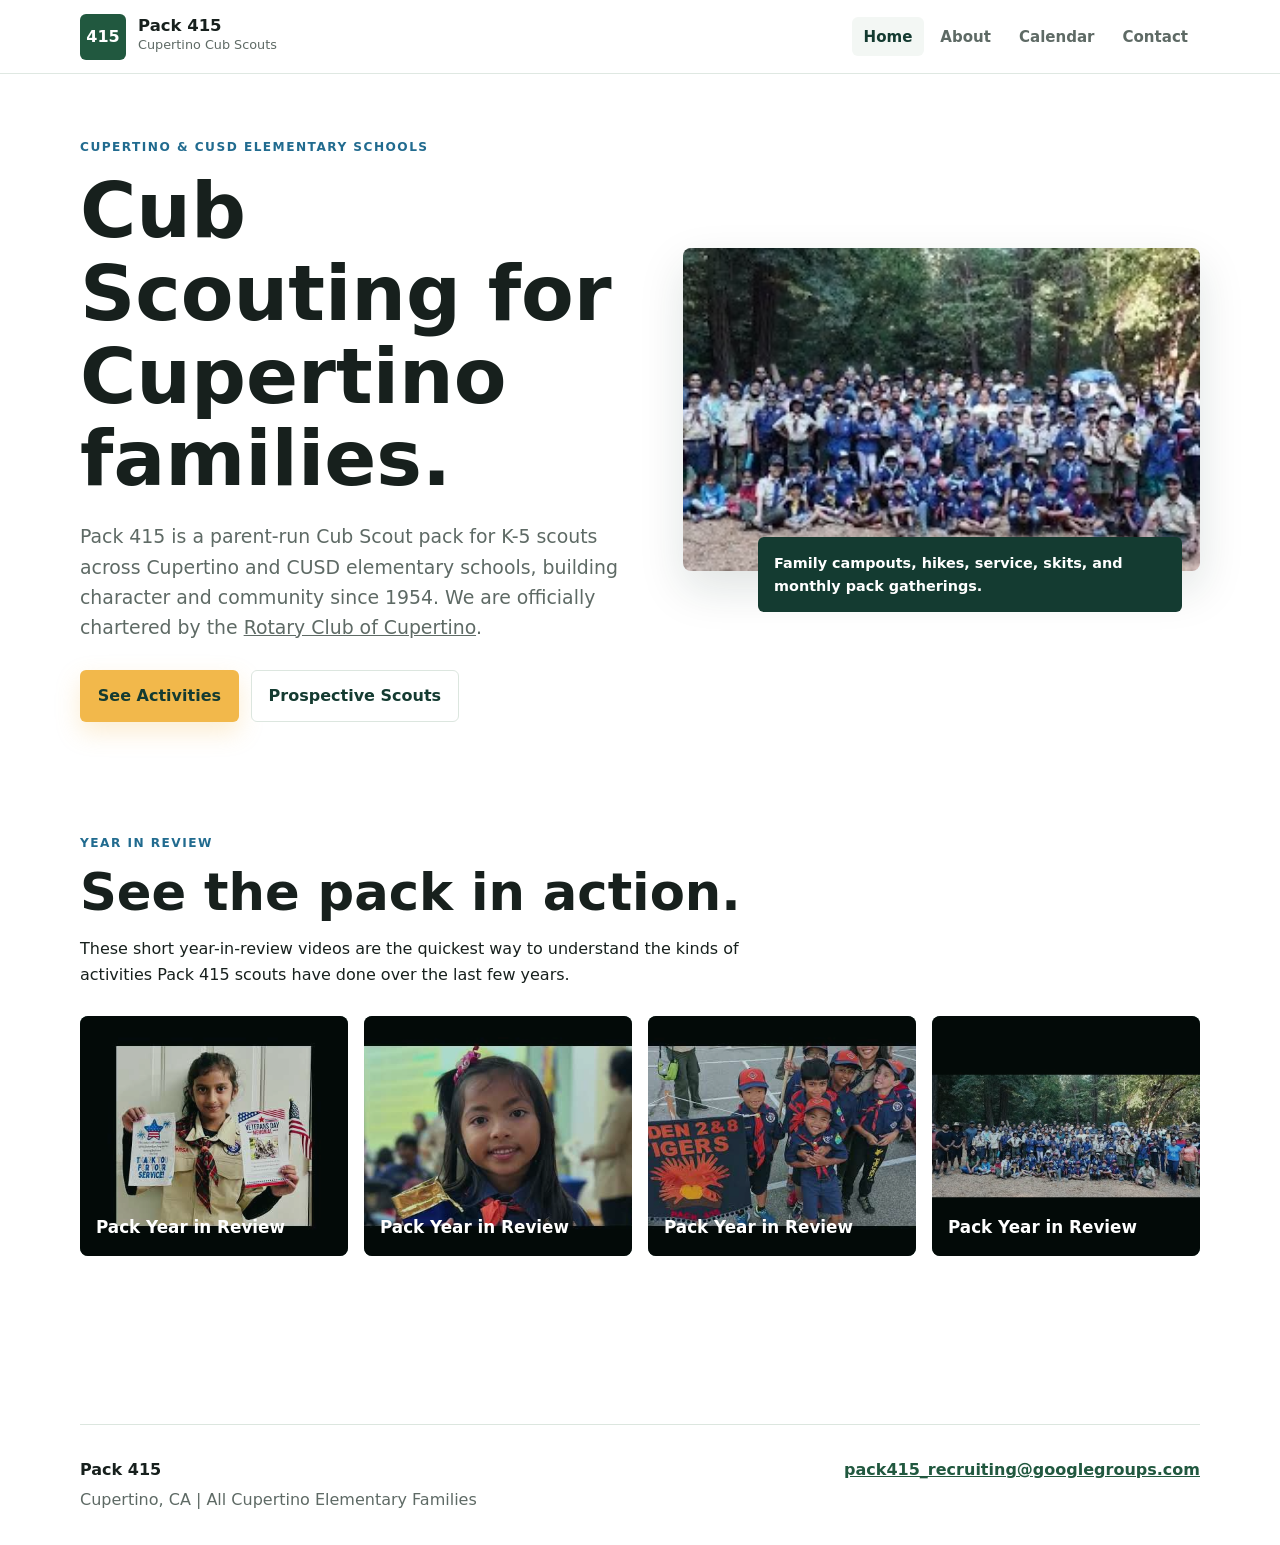
<file: index.html>
<!DOCTYPE html>
<html lang="en">
<head>
    <meta charset="UTF-8">
    <meta name="viewport" content="width=device-width, initial-scale=1.0">
    <meta name="description" content="Cub Scout Pack 415 serves boys and girls from Cupertino and CUSD elementary schools with year-round adventure, character building, and family-centered scouting.">
    <title>Cub Scout Pack 415 | Cupertino</title>
    <link rel="stylesheet" href="styles.css">
</head>
<body>
    <a class="skip-link" href="#main">Skip to content</a>

    <header class="site-header">
        <nav class="navbar" aria-label="Main navigation">
            <a class="brand" href="index.html">
                <span class="brand-mark">415</span>
                <span>
                    <strong>Pack 415</strong>
                    <small>Cupertino Cub Scouts</small>
                </span>
            </a>
            <ul class="nav-links">
                <li><a href="index.html" class="active">Home</a></li>
                <li><a href="about.html">About</a></li>
                <li><a href="calendar.html">Calendar</a></li>
                <li><a href="contact.html">Contact</a></li>
            </ul>
        </nav>
    </header>

    <main id="main">
        <section class="hero">
            <div class="hero-copy">
                <p class="eyebrow">Cupertino & CUSD elementary schools</p>
                <h1>Cub Scouting for Cupertino families.</h1>
                <p class="hero-text">Pack 415 is a parent-run Cub Scout pack for K-5 scouts across Cupertino and CUSD elementary schools, building character and community since 1954. We are officially chartered by the <a href="https://portal.clubrunner.ca/3794/sitepage/youth-services" target="_blank" rel="noopener">Rotary Club of Cupertino</a>.</p>
                <div class="button-row">
                    <a class="btn btn-primary" href="#videos">See Activities</a>
                    <a class="btn btn-secondary" href="about.html#prospective-scouts">Prospective Scouts</a>
                </div>
            </div>
            <figure class="hero-media">
                <img src="assets/pack415-camp.jpg" alt="Pack 415 scouts and families gathered outdoors in the woods">
                <figcaption>Family campouts, hikes, service, skits, and monthly pack gatherings.</figcaption>
            </figure>
        </section>

        <section class="section video-section" id="videos">
            <div class="section-heading">
                <p class="eyebrow">Year in review</p>
                <h2>See the pack in action.</h2>
                <p>These short year-in-review videos are the quickest way to understand the kinds of activities Pack 415 scouts have done over the last few years.</p>
            </div>
            <div class="media-grid video-grid">
                <a class="media-card" href="https://www.youtube.com/watch?v=eHtvsQ-8zVY" target="_blank" rel="noopener">
                    <img src="assets/scouting-video-1.jpg" alt="Year in review video preview for Pack 415 activities">
                    <span>Pack Year in Review</span>
                </a>
                <a class="media-card" href="https://www.youtube.com/watch?v=aHDKAiV0oz0" target="_blank" rel="noopener">
                    <img src="assets/scouting-video-2.jpg" alt="Year in review video preview showing Cub Scout activities">
                    <span>Pack Year in Review</span>
                </a>
                <a class="media-card" href="https://www.youtube.com/watch?v=9Er-yzkpZNc" target="_blank" rel="noopener">
                    <img src="assets/scouting-video-3.jpg" alt="Year in review video preview with young scouts at a den event">
                    <span>Pack Year in Review</span>
                </a>
                <a class="media-card" href="https://www.youtube.com/watch?v=WG6v8Pq6-Rc" target="_blank" rel="noopener">
                    <img src="assets/scouting-video-4.jpg" alt="Year in review video preview with Pack 415 scouts outdoors">
                    <span>Pack Year in Review</span>
                </a>
            </div>
        </section>

    </main>

    <footer class="site-footer">
        <div>
            <strong>Pack 415</strong>
            <p>Cupertino, CA | All Cupertino Elementary Families</p>
        </div>
        <a href="mailto:pack415_recruiting@googlegroups.com">pack415_recruiting@googlegroups.com</a>
    </footer>
</body>
</html>
</file>
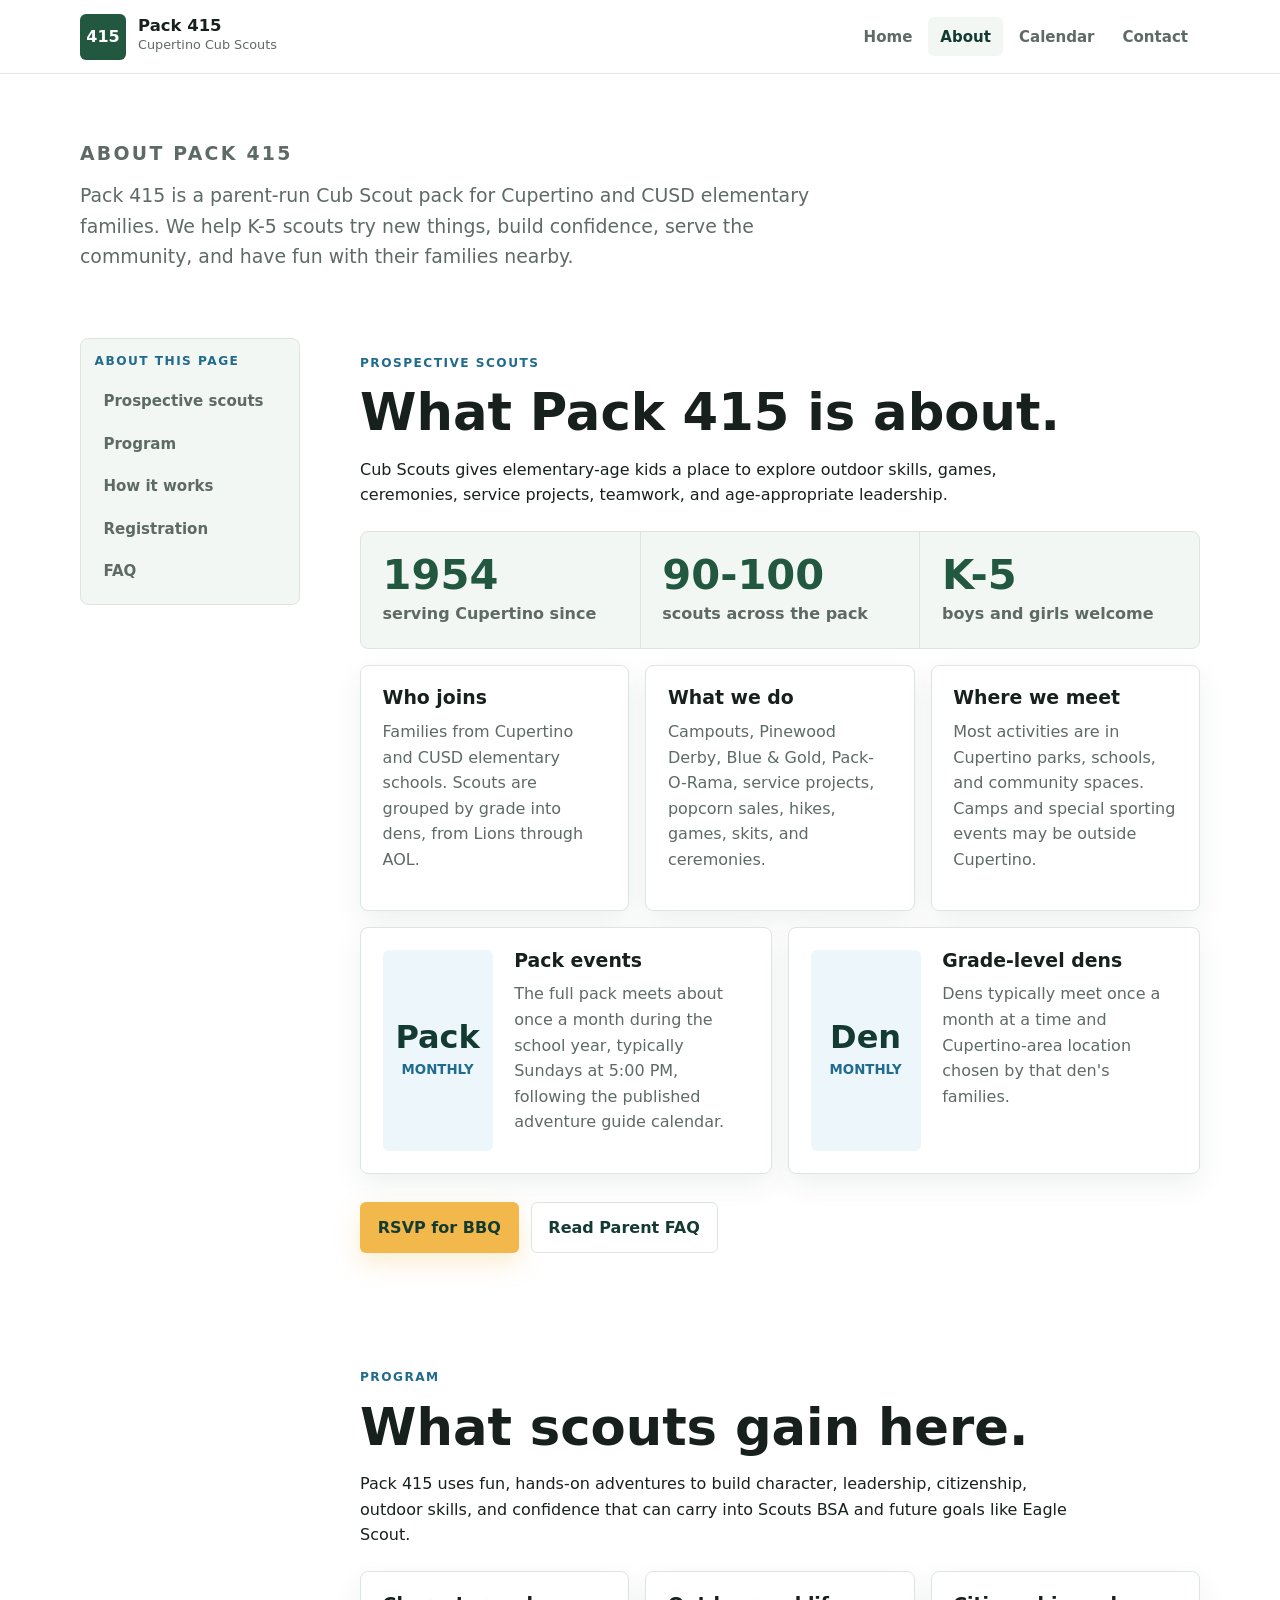
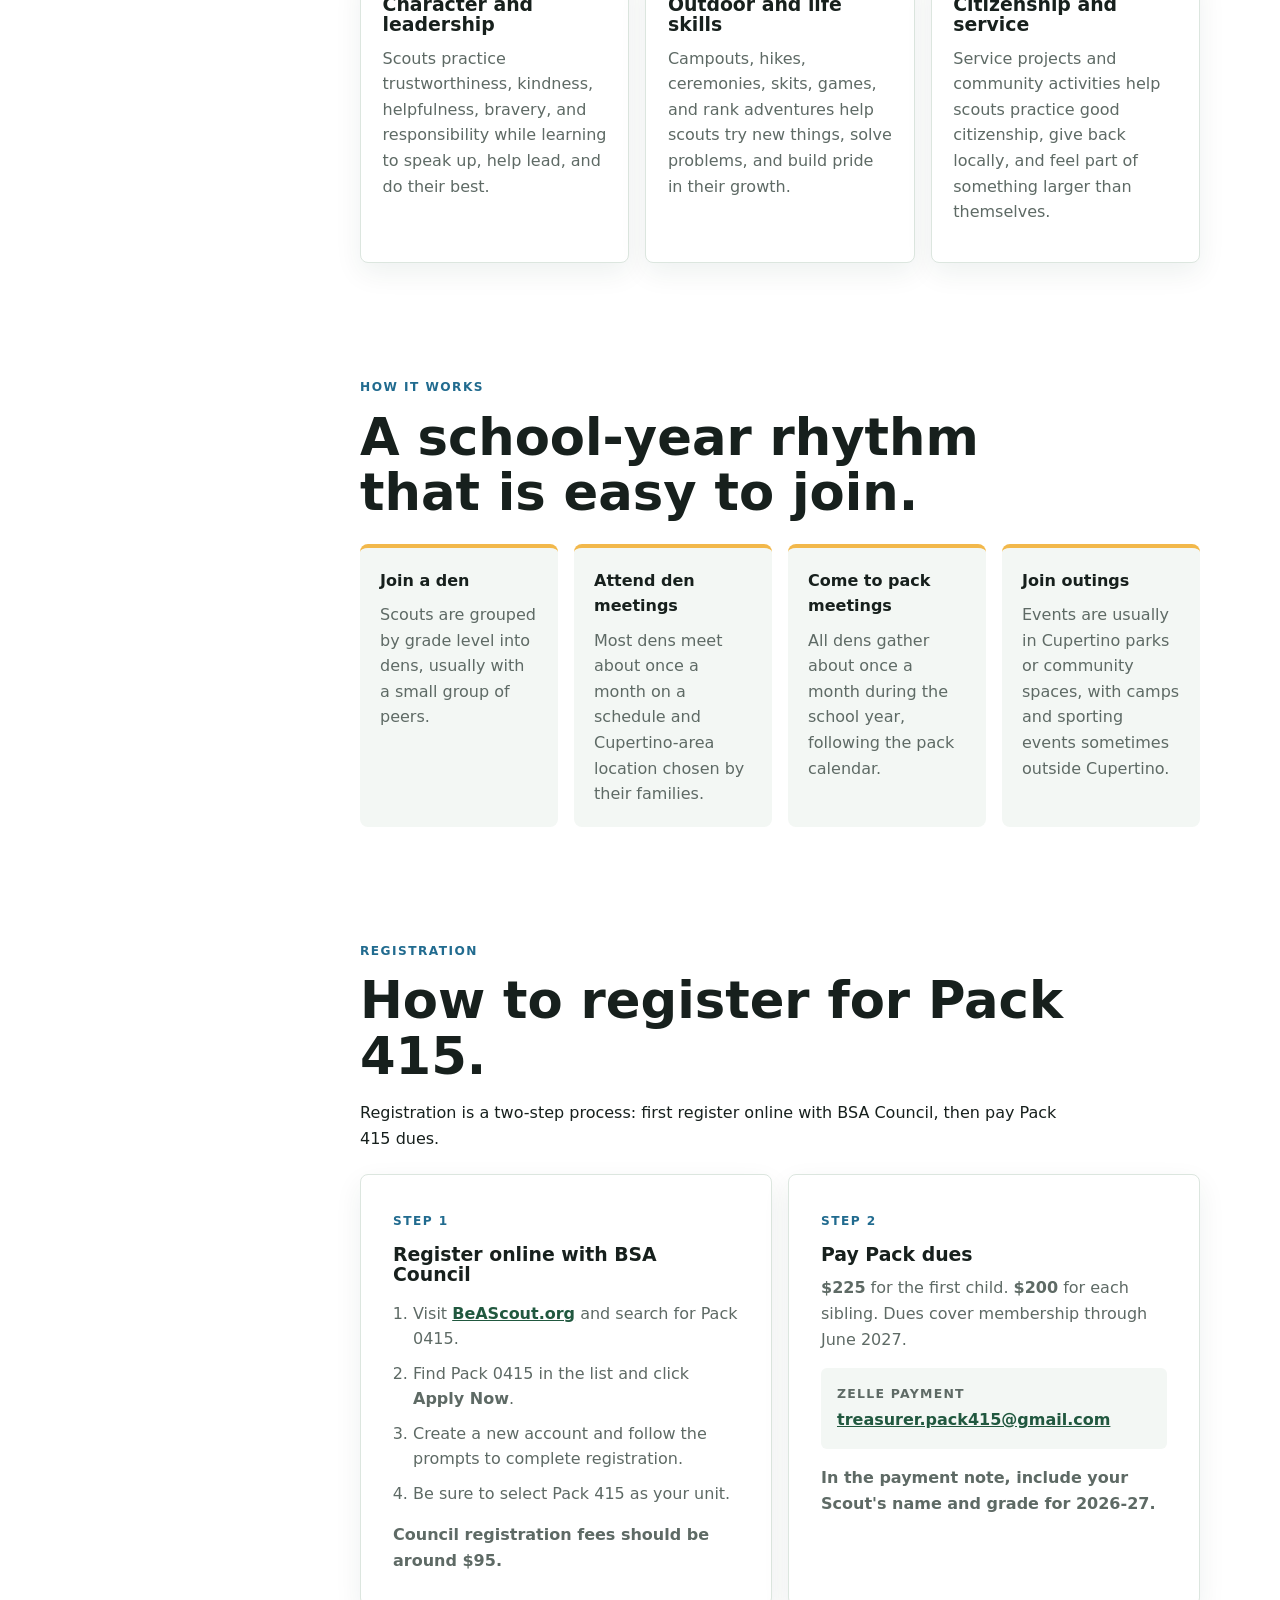
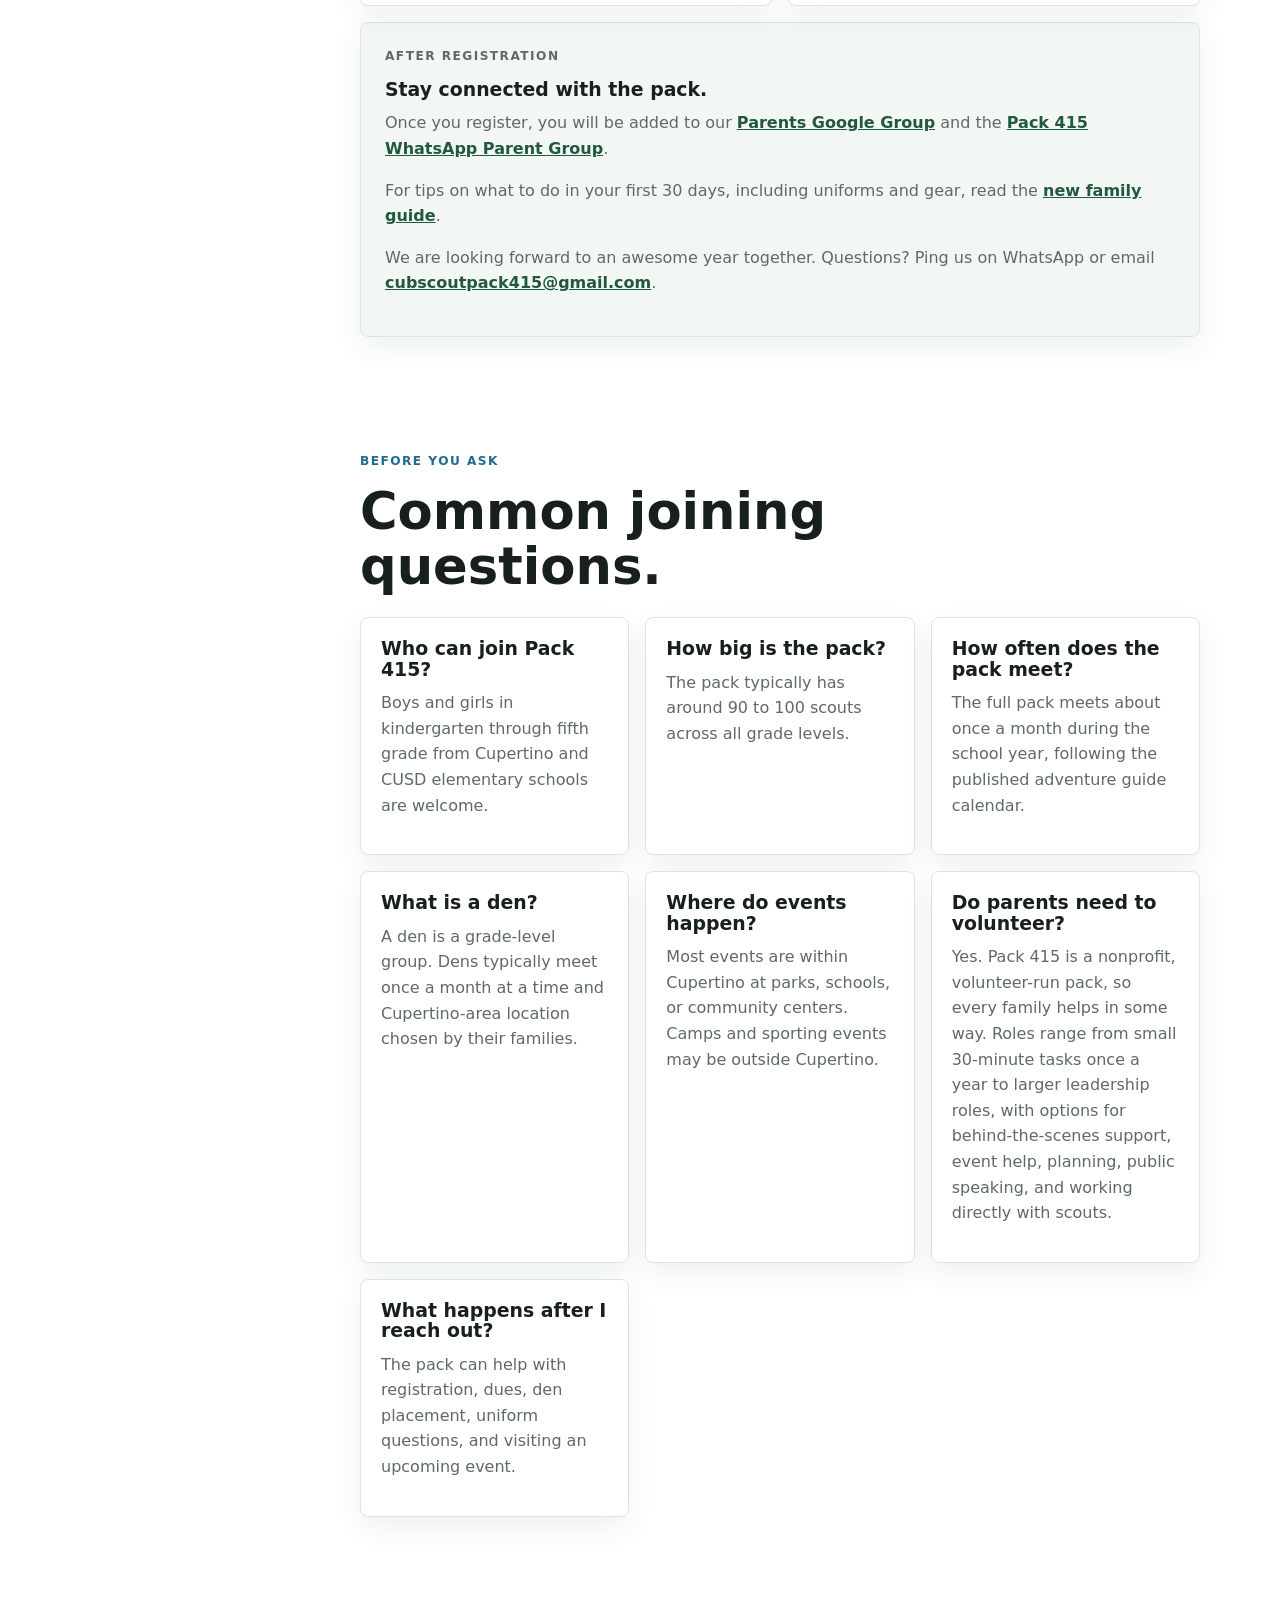
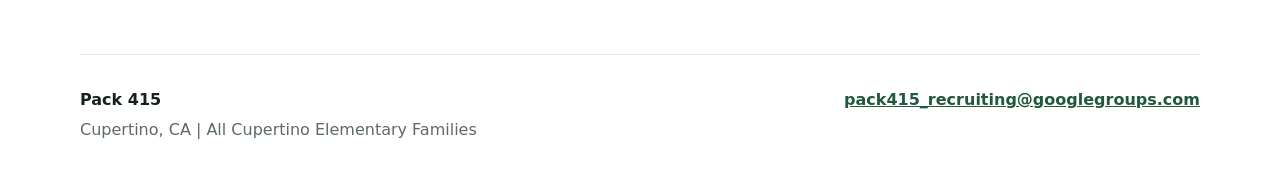
<file: about.html>
<!DOCTYPE html>
<html lang="en">
<head>
    <meta charset="UTF-8">
    <meta name="viewport" content="width=device-width, initial-scale=1.0">
    <meta name="description" content="Learn about Cub Scout Pack 415, a parent-run Cupertino pack serving boys and girls in kindergarten through fifth grade.">
    <title>About | Cub Scout Pack 415</title>
    <link rel="stylesheet" href="styles.css">
</head>
<body>
    <a class="skip-link" href="#main">Skip to content</a>

    <header class="site-header">
        <nav class="navbar" aria-label="Main navigation">
            <a class="brand" href="index.html">
                <span class="brand-mark">415</span>
                <span>
                    <strong>Pack 415</strong>
                    <small>Cupertino Cub Scouts</small>
                </span>
            </a>
            <ul class="nav-links">
                <li><a href="index.html">Home</a></li>
                <li><a href="about.html" class="active">About</a></li>
                <li><a href="calendar.html">Calendar</a></li>
                <li><a href="contact.html">Contact</a></li>
            </ul>
        </nav>
    </header>

    <main id="main" class="about-page">
        <section class="page-hero">
            <p class="eyebrow">About Pack 415</p>
            <p>Pack 415 is a parent-run Cub Scout pack for Cupertino and CUSD elementary families. We help K-5 scouts try new things, build confidence, serve the community, and have fun with their families nearby.</p>
        </section>

        <div class="about-layout">
            <aside class="section-nav" aria-label="About page sections">
                <p class="eyebrow">About this page</p>
                <nav>
                    <a href="#prospective-scouts">Prospective scouts</a>
                    <a href="#program">Program</a>
                    <a href="#how-it-works">How it works</a>
                    <a href="#registration">Registration</a>
                    <a href="#new-parent-faq">FAQ</a>
                </nav>
            </aside>

            <div class="about-content">
        <section class="section" id="prospective-scouts">
            <div class="section-heading">
                <p class="eyebrow">Prospective scouts</p>
                <h2>What Pack 415 is about.</h2>
                <p>Cub Scouts gives elementary-age kids a place to explore outdoor skills, games, ceremonies, service projects, teamwork, and age-appropriate leadership.</p>
            </div>
            <section class="stats-band" aria-label="Pack highlights">
                <div>
                    <strong>1954</strong>
                    <span>serving Cupertino since</span>
                </div>
                <div>
                    <strong>90-100</strong>
                    <span>scouts across the pack</span>
                </div>
                <div>
                    <strong>K-5</strong>
                    <span>boys and girls welcome</span>
                </div>
            </section>
            <div class="cards three-up">
                <article class="card">
                    <h3>Who joins</h3>
                    <p>Families from Cupertino and CUSD elementary schools. Scouts are grouped by grade into dens, from Lions through AOL.</p>
                </article>
                <article class="card">
                    <h3>What we do</h3>
                    <p>Campouts, Pinewood Derby, Blue & Gold, Pack-O-Rama, service projects, popcorn sales, hikes, games, skits, and ceremonies.</p>
                </article>
                <article class="card">
                    <h3>Where we meet</h3>
                    <p>Most activities are in Cupertino parks, schools, and community spaces. Camps and special sporting events may be outside Cupertino.</p>
                </article>
            </div>
            <div class="event-list compact-events">
                <article class="event-card">
                    <div class="event-date">
                        <span>Pack</span>
                        <small>Monthly</small>
                    </div>
                    <div>
                        <h3>Pack events</h3>
                        <p>The full pack meets about once a month during the school year, typically Sundays at 5:00 PM, following the published adventure guide calendar.</p>
                    </div>
                </article>
                <article class="event-card">
                    <div class="event-date">
                        <span>Den</span>
                        <small>Monthly</small>
                    </div>
                    <div>
                        <h3>Grade-level dens</h3>
                        <p>Dens typically meet once a month at a time and Cupertino-area location chosen by that den's families.</p>
                    </div>
                </article>
            </div>
            <div class="button-row">
                <a class="btn btn-primary" href="https://www.evite.com/event/00BFIIAE4SKDAAWU4EPRI7O73XJBOI?gid=00BFIIAE4SKDAATVSEPRJVQNWLI55A&emhm5=1f727c7ee8070baefe917958301ab4ab&emhs1=cf8bf1f5c311a94c8018afb5600253e9187ba4bb&emhs2=d5dfcee99c7dd5597be56a9aa953126a952c612088cb30f1654ba12d2ffeff97&utm_campaign=view_invitation_bt&utm_content=&utm_medium=email&utm_source=HOST_UPDATE_RSVP" target="_blank" rel="noopener">RSVP for BBQ</a>
                <a class="btn btn-secondary" href="about.html#new-parent-faq">Read Parent FAQ</a>
            </div>
        </section>

        <section class="section" id="program">
            <div class="section-heading">
                <p class="eyebrow">Program</p>
                <h2>What scouts gain here.</h2>
                <p>Pack 415 uses fun, hands-on adventures to build character, leadership, citizenship, outdoor skills, and confidence that can carry into Scouts BSA and future goals like Eagle Scout.</p>
            </div>
            <div class="cards three-up">
                <article class="card">
                    <h3>Character and leadership</h3>
                    <p>Scouts practice trustworthiness, kindness, helpfulness, bravery, and responsibility while learning to speak up, help lead, and do their best.</p>
                </article>
                <article class="card">
                    <h3>Outdoor and life skills</h3>
                    <p>Campouts, hikes, ceremonies, skits, games, and rank adventures help scouts try new things, solve problems, and build pride in their growth.</p>
                </article>
                <article class="card">
                    <h3>Citizenship and service</h3>
                    <p>Service projects and community activities help scouts practice good citizenship, give back locally, and feel part of something larger than themselves.</p>
                </article>
            </div>
        </section>

        <section class="timeline-section" id="how-it-works">
            <div class="section-heading">
                <p class="eyebrow">How it works</p>
                <h2>A school-year rhythm that is easy to join.</h2>
            </div>
            <ol class="timeline">
                <li>
                    <strong>Join a den</strong>
                    <span>Scouts are grouped by grade level into dens, usually with a small group of peers.</span>
                </li>
                <li>
                    <strong>Attend den meetings</strong>
                    <span>Most dens meet about once a month on a schedule and Cupertino-area location chosen by their families.</span>
                </li>
                <li>
                    <strong>Come to pack meetings</strong>
                    <span>All dens gather about once a month during the school year, following the pack calendar.</span>
                </li>
                <li>
                    <strong>Join outings</strong>
                    <span>Events are usually in Cupertino parks or community spaces, with camps and sporting events sometimes outside Cupertino.</span>
                </li>
            </ol>
        </section>

        <section class="section registration-section" id="registration">
            <div class="section-heading">
                <p class="eyebrow">Registration</p>
                <h2>How to register for Pack 415.</h2>
                <p>Registration is a two-step process: first register online with BSA Council, then pay Pack 415 dues.</p>
            </div>
            <div class="registration-grid">
                <article class="registration-card">
                    <span class="step-label">Step 1</span>
                    <h3>Register online with BSA Council</h3>
                    <ol>
                        <li>Visit <a href="https://beascout.scouting.org/" target="_blank" rel="noopener">BeAScout.org</a> and search for Pack 0415.</li>
                        <li>Find Pack 0415 in the list and click <strong>Apply Now</strong>.</li>
                        <li>Create a new account and follow the prompts to complete registration.</li>
                        <li>Be sure to select Pack 415 as your unit.</li>
                    </ol>
                    <p class="note">Council registration fees should be around $95.</p>
                </article>
                <article class="registration-card">
                    <span class="step-label">Step 2</span>
                    <h3>Pay Pack dues</h3>
                    <p><strong>$225</strong> for the first child. <strong>$200</strong> for each sibling. Dues cover membership through June 2027.</p>
                    <div class="payment-box">
                        <span>Zelle payment</span>
                        <a href="mailto:treasurer.pack415@gmail.com">treasurer.pack415@gmail.com</a>
                    </div>
                    <p class="note">In the payment note, include your Scout's name and grade for 2026-27.</p>
                </article>
            </div>
            <div class="info-panel followup-panel">
                <p class="eyebrow">After registration</p>
                <h3>Stay connected with the pack.</h3>
                <p>Once you register, you will be added to our <a href="https://groups.google.com/g/CubScout-Pack415" target="_blank" rel="noopener">Parents Google Group</a> and the <a href="https://chat.whatsapp.com/E95J5aYJ7wlBmuFN41dFBa?mode=ems_copy_t" target="_blank" rel="noopener">Pack 415 WhatsApp Parent Group</a>.</p>
                <p>For tips on what to do in your first 30 days, including uniforms and gear, read the <a href="https://docs.google.com/document/d/1fwOl6UNm8P8IXO0F1ZFeuyqBtYOcj7SrSyA8Mjomo9U/edit?tab=t.0" target="_blank" rel="noopener">new family guide</a>.</p>
                <p>We are looking forward to an awesome year together. Questions? Ping us on WhatsApp or email <a href="mailto:cubscoutpack415@gmail.com">cubscoutpack415@gmail.com</a>.</p>
            </div>
        </section>

        <section class="section" id="new-parent-faq">
            <div class="section-heading">
                <p class="eyebrow">Before you ask</p>
                <h2>Common joining questions.</h2>
            </div>
            <div class="faq-grid">
                <article>
                    <h3>Who can join Pack 415?</h3>
                    <p>Boys and girls in kindergarten through fifth grade from Cupertino and CUSD elementary schools are welcome.</p>
                </article>
                <article>
                    <h3>How big is the pack?</h3>
                    <p>The pack typically has around 90 to 100 scouts across all grade levels.</p>
                </article>
                <article>
                    <h3>How often does the pack meet?</h3>
                    <p>The full pack meets about once a month during the school year, following the published adventure guide calendar.</p>
                </article>
                <article>
                    <h3>What is a den?</h3>
                    <p>A den is a grade-level group. Dens typically meet once a month at a time and Cupertino-area location chosen by their families.</p>
                </article>
                <article>
                    <h3>Where do events happen?</h3>
                    <p>Most events are within Cupertino at parks, schools, or community centers. Camps and sporting events may be outside Cupertino.</p>
                </article>
                <article>
                    <h3>Do parents need to volunteer?</h3>
                    <p>Yes. Pack 415 is a nonprofit, volunteer-run pack, so every family helps in some way. Roles range from small 30-minute tasks once a year to larger leadership roles, with options for behind-the-scenes support, event help, planning, public speaking, and working directly with scouts.</p>
                </article>
                <article>
                    <h3>What happens after I reach out?</h3>
                    <p>The pack can help with registration, dues, den placement, uniform questions, and visiting an upcoming event.</p>
                </article>
            </div>
        </section>
            </div>
        </div>

    </main>

    <footer class="site-footer">
        <div>
            <strong>Pack 415</strong>
            <p>Cupertino, CA | All Cupertino Elementary Families</p>
        </div>
        <a href="mailto:pack415_recruiting@googlegroups.com">pack415_recruiting@googlegroups.com</a>
    </footer>
</body>
</html>
</file>
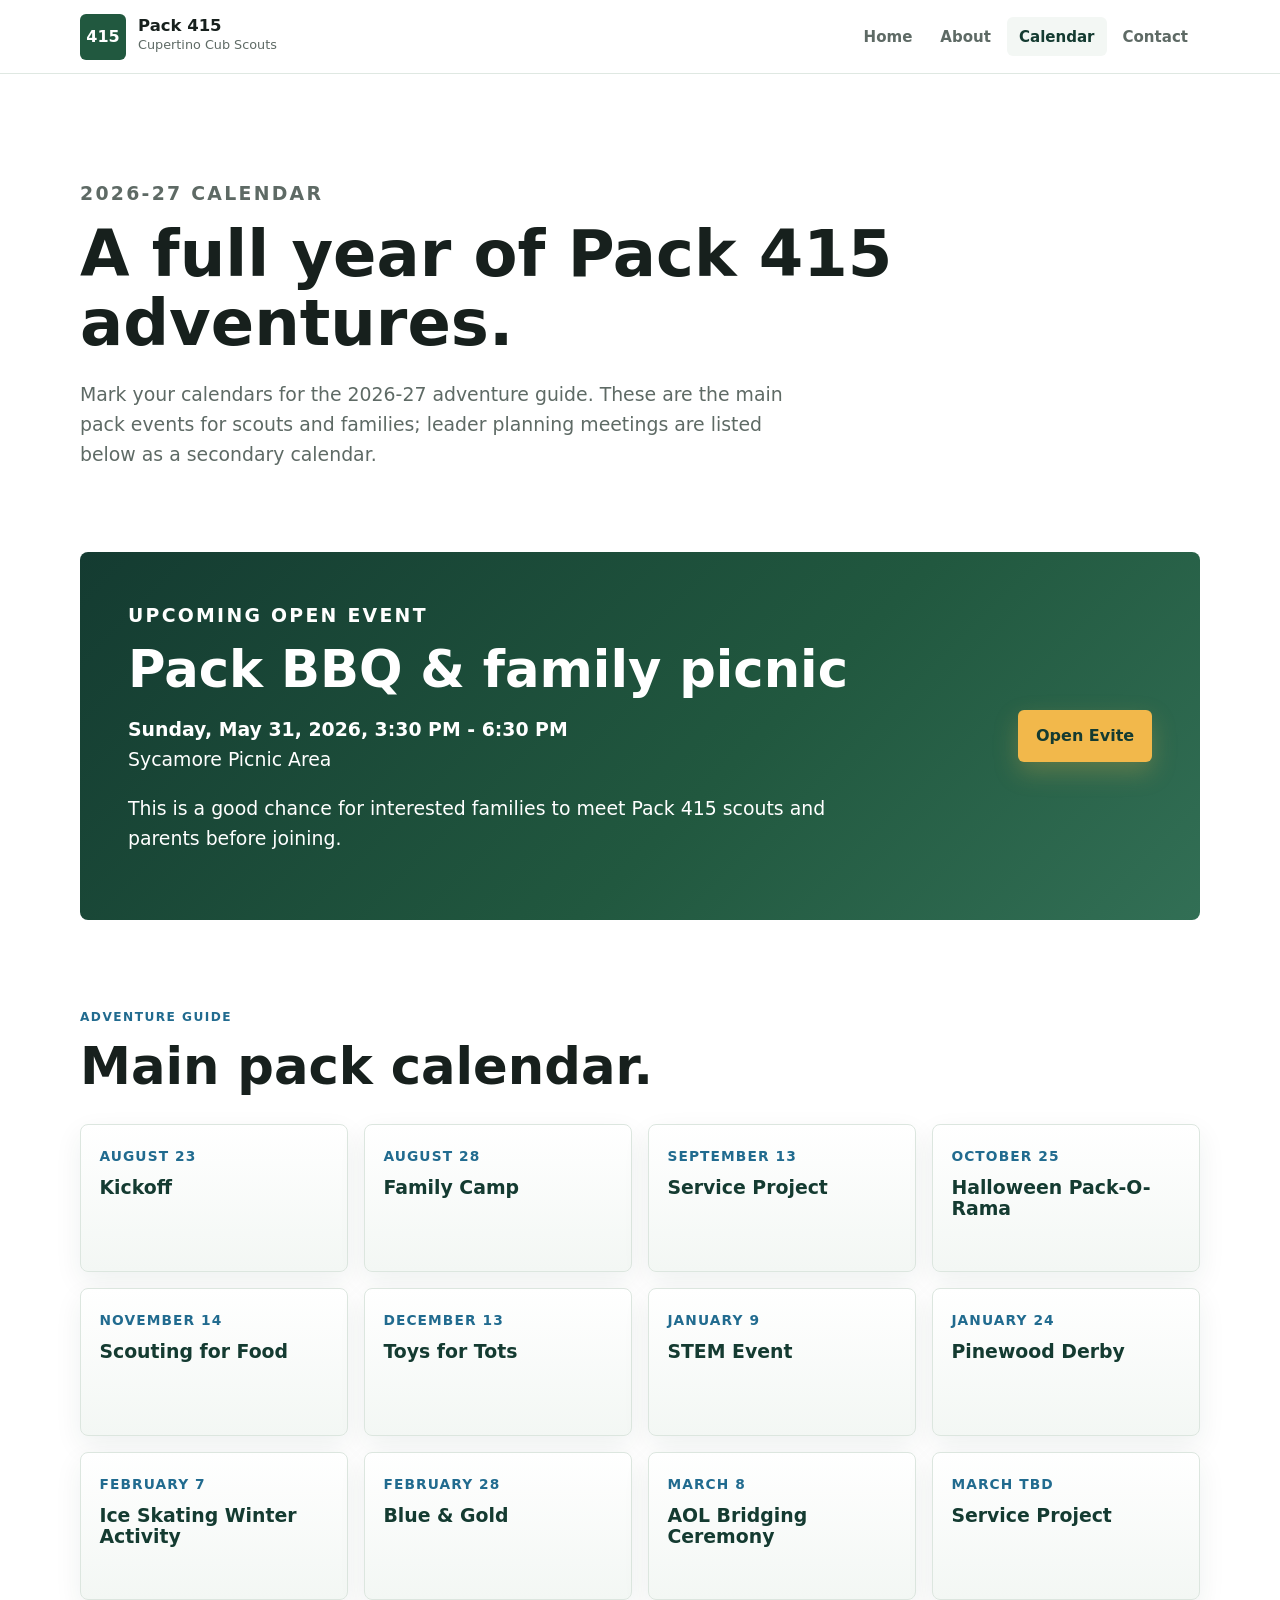
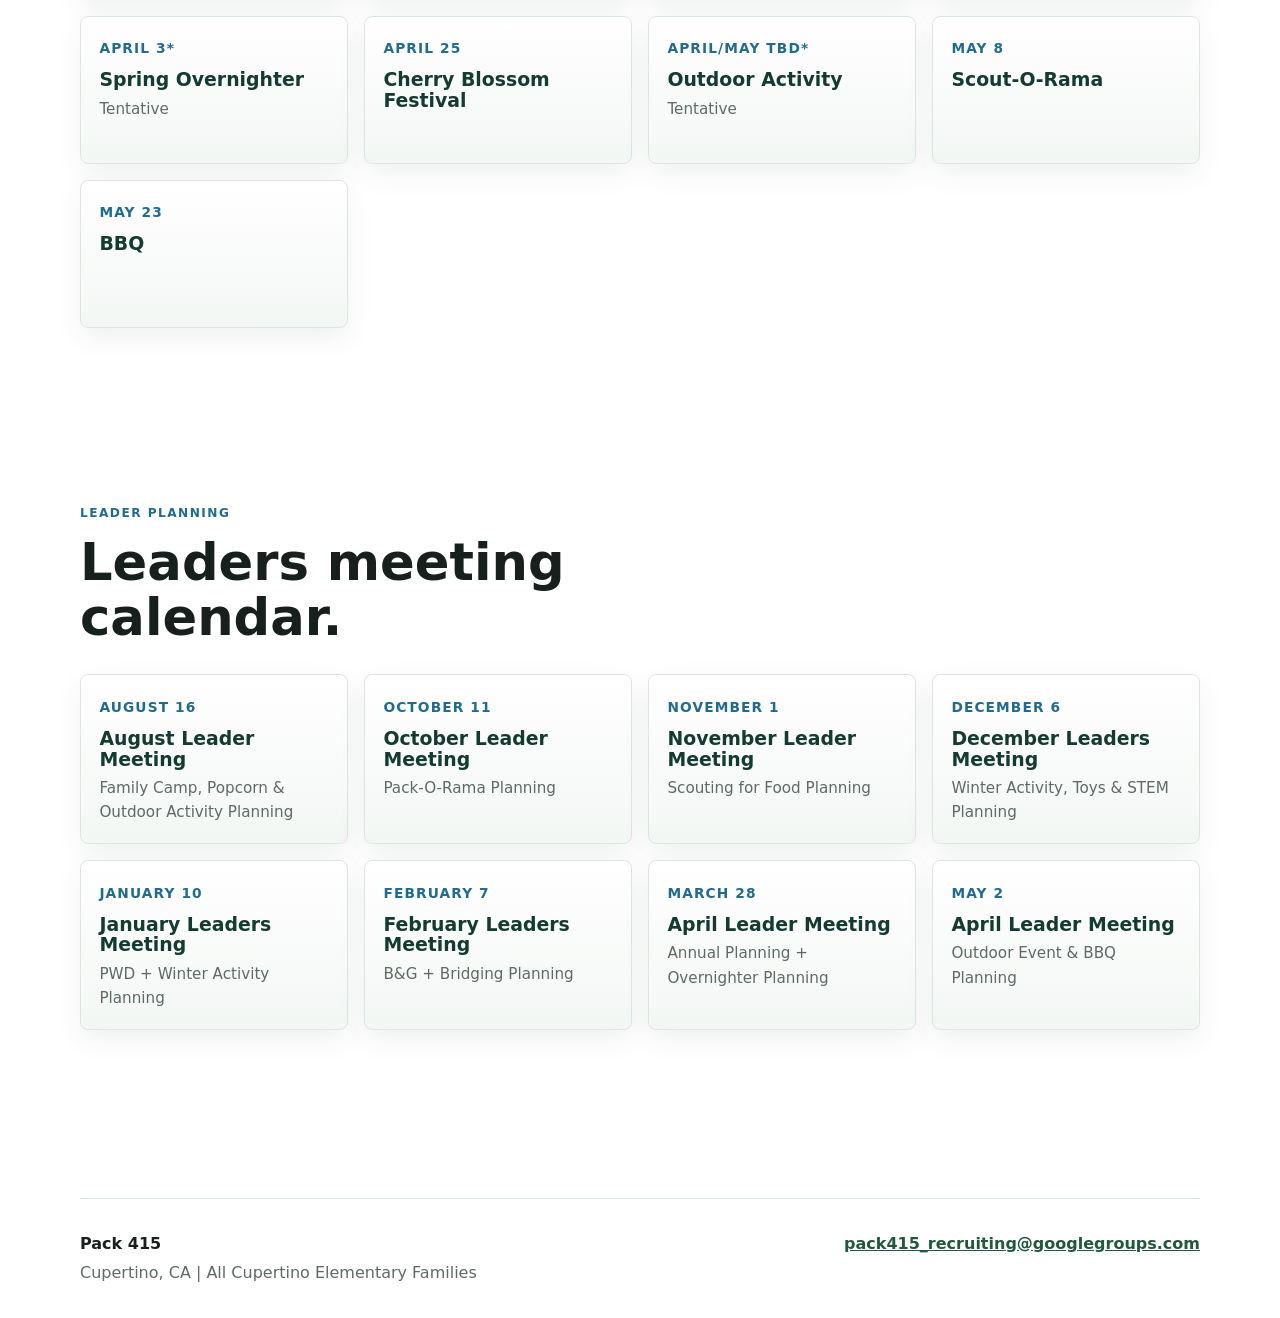
<file: calendar.html>
<!DOCTYPE html>
<html lang="en">
<head>
    <meta charset="UTF-8">
    <meta name="viewport" content="width=device-width, initial-scale=1.0">
    <meta name="description" content="Pack 415 meeting rhythm, outings, and upcoming events for Cupertino Cub Scout families.">
    <title>Calendar | Cub Scout Pack 415</title>
    <link rel="stylesheet" href="styles.css">
</head>
<body>
    <a class="skip-link" href="#main">Skip to content</a>

    <header class="site-header">
        <nav class="navbar" aria-label="Main navigation">
            <a class="brand" href="index.html">
                <span class="brand-mark">415</span>
                <span>
                    <strong>Pack 415</strong>
                    <small>Cupertino Cub Scouts</small>
                </span>
            </a>
            <ul class="nav-links">
                <li><a href="index.html">Home</a></li>
                <li><a href="about.html">About</a></li>
                <li><a href="calendar.html" class="active">Calendar</a></li>
                <li><a href="contact.html">Contact</a></li>
            </ul>
        </nav>
    </header>

    <main id="main">
        <section class="page-hero">
            <p class="eyebrow">2026-27 calendar</p>
            <h1>A full year of Pack 415 adventures.</h1>
            <p>Mark your calendars for the 2026-27 adventure guide. These are the main pack events for scouts and families; leader planning meetings are listed below as a secondary calendar.</p>
        </section>

        <section class="feature-band">
            <div>
                <p class="eyebrow">Upcoming open event</p>
                <h2>Pack BBQ & family picnic</h2>
                <p><strong>Sunday, May 31, 2026, 3:30 PM - 6:30 PM</strong><br>Sycamore Picnic Area</p>
                <p>This is a good chance for interested families to meet Pack 415 scouts and parents before joining.</p>
            </div>
            <a class="btn btn-primary" href="https://www.evite.com/event/00BFIIAE4SKDAAWU4EPRI7O73XJBOI?gid=00BFIIAE4SKDAATVSEPRJVQNWLI55A&emhm5=1f727c7ee8070baefe917958301ab4ab&emhs1=cf8bf1f5c311a94c8018afb5600253e9187ba4bb&emhs2=d5dfcee99c7dd5597be56a9aa953126a952c612088cb30f1654ba12d2ffeff97&utm_campaign=view_invitation_bt&utm_content=&utm_medium=email&utm_source=HOST_UPDATE_RSVP" target="_blank" rel="noopener">Open Evite</a>
        </section>

        <section class="section">
            <div class="section-heading">
                <p class="eyebrow">Adventure guide</p>
                <h2>Main pack calendar.</h2>
            </div>
            <div class="calendar-grid">
                <article class="calendar-card">
                    <span>August 23</span>
                    <h3>Kickoff</h3>
                </article>
                <article class="calendar-card">
                    <span>August 28</span>
                    <h3>Family Camp</h3>
                </article>
                <article class="calendar-card">
                    <span>September 13</span>
                    <h3>Service Project</h3>
                </article>
                <article class="calendar-card">
                    <span>October 25</span>
                    <h3>Halloween Pack-O-Rama</h3>
                </article>
                <article class="calendar-card">
                    <span>November 14</span>
                    <h3>Scouting for Food</h3>
                </article>
                <article class="calendar-card">
                    <span>December 13</span>
                    <h3>Toys for Tots</h3>
                </article>
                <article class="calendar-card">
                    <span>January 9</span>
                    <h3>STEM Event</h3>
                </article>
                <article class="calendar-card">
                    <span>January 24</span>
                    <h3>Pinewood Derby</h3>
                </article>
                <article class="calendar-card">
                    <span>February 7</span>
                    <h3>Ice Skating Winter Activity</h3>
                </article>
                <article class="calendar-card">
                    <span>February 28</span>
                    <h3>Blue & Gold</h3>
                </article>
                <article class="calendar-card">
                    <span>March 8</span>
                    <h3>AOL Bridging Ceremony</h3>
                </article>
                <article class="calendar-card">
                    <span>March TBD</span>
                    <h3>Service Project</h3>
                </article>
                <article class="calendar-card">
                    <span>April 3*</span>
                    <h3>Spring Overnighter</h3>
                    <p>Tentative</p>
                </article>
                <article class="calendar-card">
                    <span>April 25</span>
                    <h3>Cherry Blossom Festival</h3>
                </article>
                <article class="calendar-card">
                    <span>April/May TBD*</span>
                    <h3>Outdoor Activity</h3>
                    <p>Tentative</p>
                </article>
                <article class="calendar-card">
                    <span>May 8</span>
                    <h3>Scout-O-Rama</h3>
                </article>
                <article class="calendar-card">
                    <span>May 23</span>
                    <h3>BBQ</h3>
                </article>
            </div>
        </section>

        <section class="section">
            <div class="section-heading">
                <p class="eyebrow">Leader planning</p>
                <h2>Leaders meeting calendar.</h2>
            </div>
            <div class="calendar-grid leaders-grid">
                <article class="calendar-card">
                    <span>August 16</span>
                    <h3>August Leader Meeting</h3>
                    <p>Family Camp, Popcorn & Outdoor Activity Planning</p>
                </article>
                <article class="calendar-card">
                    <span>October 11</span>
                    <h3>October Leader Meeting</h3>
                    <p>Pack-O-Rama Planning</p>
                </article>
                <article class="calendar-card">
                    <span>November 1</span>
                    <h3>November Leader Meeting</h3>
                    <p>Scouting for Food Planning</p>
                </article>
                <article class="calendar-card">
                    <span>December 6</span>
                    <h3>December Leaders Meeting</h3>
                    <p>Winter Activity, Toys & STEM Planning</p>
                </article>
                <article class="calendar-card">
                    <span>January 10</span>
                    <h3>January Leaders Meeting</h3>
                    <p>PWD + Winter Activity Planning</p>
                </article>
                <article class="calendar-card">
                    <span>February 7</span>
                    <h3>February Leaders Meeting</h3>
                    <p>B&G + Bridging Planning</p>
                </article>
                <article class="calendar-card">
                    <span>March 28</span>
                    <h3>April Leader Meeting</h3>
                    <p>Annual Planning + Overnighter Planning</p>
                </article>
                <article class="calendar-card">
                    <span>May 2</span>
                    <h3>April Leader Meeting</h3>
                    <p>Outdoor Event & BBQ Planning</p>
                </article>
            </div>
        </section>

    </main>

    <footer class="site-footer">
        <div>
            <strong>Pack 415</strong>
            <p>Cupertino, CA | All Cupertino Elementary Families</p>
        </div>
        <a href="mailto:pack415_recruiting@googlegroups.com">pack415_recruiting@googlegroups.com</a>
    </footer>
</body>
</html>
</file>
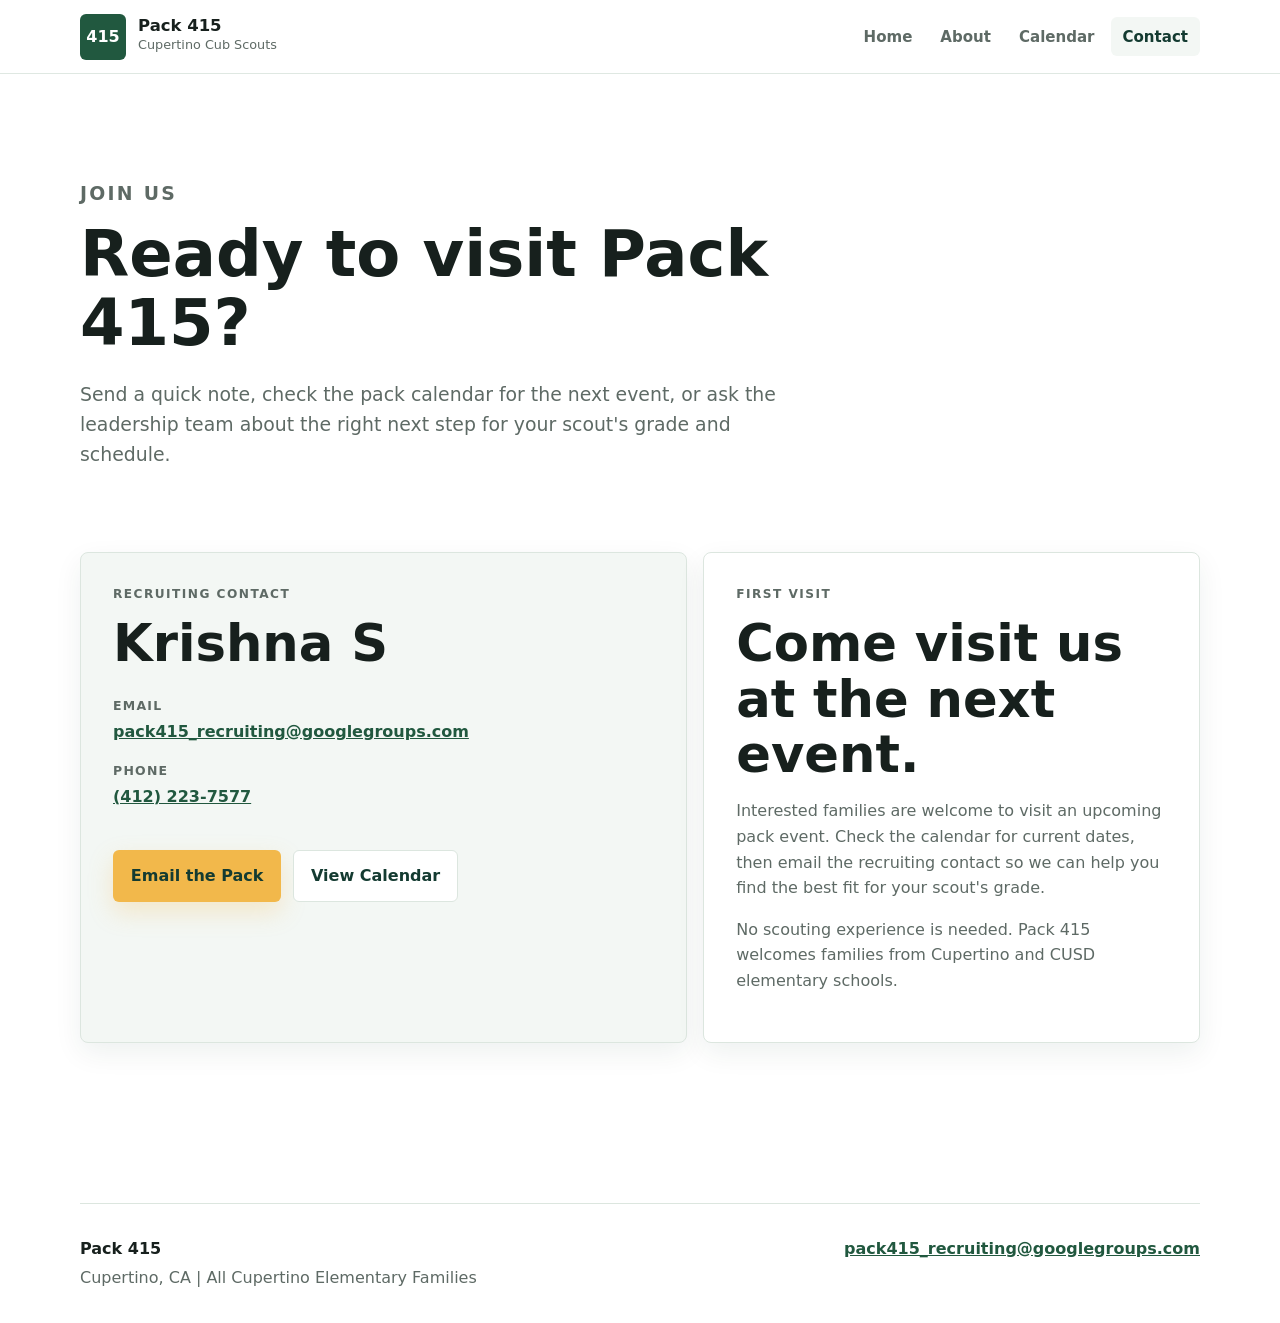
<file: contact.html>
<!DOCTYPE html>
<html lang="en">
<head>
    <meta charset="UTF-8">
    <meta name="viewport" content="width=device-width, initial-scale=1.0">
    <meta name="description" content="Contact Cub Scout Pack 415 in Cupertino to ask about joining, meetings, and upcoming events.">
    <title>Contact | Cub Scout Pack 415</title>
    <link rel="stylesheet" href="styles.css">
</head>
<body>
    <a class="skip-link" href="#main">Skip to content</a>

    <header class="site-header">
        <nav class="navbar" aria-label="Main navigation">
            <a class="brand" href="index.html">
                <span class="brand-mark">415</span>
                <span>
                    <strong>Pack 415</strong>
                    <small>Cupertino Cub Scouts</small>
                </span>
            </a>
            <ul class="nav-links">
                <li><a href="index.html">Home</a></li>
                <li><a href="about.html">About</a></li>
                <li><a href="calendar.html">Calendar</a></li>
                <li><a href="contact.html" class="active">Contact</a></li>
            </ul>
        </nav>
    </header>

    <main id="main">
        <section class="page-hero">
            <p class="eyebrow">Join us</p>
            <h1>Ready to visit Pack 415?</h1>
            <p>Send a quick note, check the pack calendar for the next event, or ask the leadership team about the right next step for your scout's grade and schedule.</p>
        </section>

        <section class="contact-layout">
            <div class="contact-card primary-contact">
                <p class="eyebrow">Recruiting contact</p>
                <h2>Krishna S</h2>
                <dl class="contact-list">
                    <dt>Email</dt>
                    <dd><a href="mailto:pack415_recruiting@googlegroups.com">pack415_recruiting@googlegroups.com</a></dd>
                    <dt>Phone</dt>
                    <dd><a href="tel:+14122237577">(412) 223-7577</a></dd>
                </dl>
                <div class="button-row">
                    <a class="btn btn-primary" href="mailto:pack415_recruiting@googlegroups.com?subject=Interested%20in%20Pack%20415">Email the Pack</a>
                    <a class="btn btn-secondary" href="calendar.html">View Calendar</a>
                </div>
            </div>

            <div class="contact-card">
                <p class="eyebrow">First visit</p>
                <h2>Come visit us at the next event.</h2>
                <p>Interested families are welcome to visit an upcoming pack event. Check the calendar for current dates, then email the recruiting contact so we can help you find the best fit for your scout's grade.</p>
                <p>No scouting experience is needed. Pack 415 welcomes families from Cupertino and CUSD elementary schools.</p>
            </div>
        </section>

    </main>

    <footer class="site-footer">
        <div>
            <strong>Pack 415</strong>
            <p>Cupertino, CA | All Cupertino Elementary Families</p>
        </div>
        <a href="mailto:pack415_recruiting@googlegroups.com">pack415_recruiting@googlegroups.com</a>
    </footer>
</body>
</html>
</file>
<file: styles.css>
:root {
    --forest: #21583f;
    --pine: #143b31;
    --river: #216b8f;
    --gold: #f2b84b;
    --ink: #17201d;
    --muted: #5e6a65;
    --paper: #ffffff;
    --mist: #f3f7f4;
    --sky: #edf7fb;
    --line: #dce6df;
    --shadow: 0 18px 45px rgba(18, 45, 36, 0.13);
}

* {
    box-sizing: border-box;
}

html {
    scroll-behavior: smooth;
}

body {
    margin: 0;
    color: var(--ink);
    background: var(--paper);
    font-family: Inter, ui-sans-serif, system-ui, -apple-system, BlinkMacSystemFont, "Segoe UI", sans-serif;
    line-height: 1.6;
}

img {
    display: block;
    max-width: 100%;
}

a {
    color: inherit;
}

.skip-link {
    position: absolute;
    left: 1rem;
    top: -4rem;
    z-index: 20;
    padding: 0.65rem 1rem;
    border-radius: 6px;
    color: white;
    background: var(--pine);
    transition: top 0.2s ease;
}

.skip-link:focus {
    top: 1rem;
}

.site-header {
    position: sticky;
    top: 0;
    z-index: 10;
    border-bottom: 1px solid rgba(220, 230, 223, 0.9);
    background: rgba(255, 255, 255, 0.94);
    backdrop-filter: blur(14px);
}

.navbar {
    display: flex;
    align-items: center;
    justify-content: space-between;
    gap: 1.5rem;
    width: min(1120px, calc(100% - 32px));
    margin: 0 auto;
    padding: 0.85rem 0;
}

.brand {
    display: inline-flex;
    align-items: center;
    gap: 0.75rem;
    min-width: max-content;
    text-decoration: none;
}

.brand-mark {
    display: grid;
    width: 46px;
    height: 46px;
    place-items: center;
    border-radius: 6px;
    color: white;
    background: var(--forest);
    font-weight: 850;
    letter-spacing: 0;
}

.brand strong,
.brand small {
    display: block;
}

.brand strong {
    line-height: 1.1;
    font-size: 1.03rem;
}

.brand small {
    color: var(--muted);
    font-size: 0.8rem;
}

.nav-links {
    display: flex;
    flex-wrap: wrap;
    justify-content: flex-end;
    gap: 0.25rem;
    margin: 0;
    padding: 0;
    list-style: none;
}

.nav-links a {
    display: inline-flex;
    align-items: center;
    min-height: 38px;
    padding: 0.45rem 0.75rem;
    border-radius: 6px;
    color: var(--muted);
    font-size: 0.94rem;
    font-weight: 750;
    text-decoration: none;
}

.nav-links a:hover,
.nav-links a.active {
    color: var(--pine);
    background: var(--mist);
}

main {
    overflow: hidden;
}

.hero,
.page-hero,
.section,
.split-section,
.timeline-section,
.feature-band,
.contact-layout,
.stats-band,
.site-footer {
    width: min(1120px, calc(100% - 32px));
    margin-right: auto;
    margin-left: auto;
}

.hero {
    display: grid;
    grid-template-columns: minmax(0, 1.02fr) minmax(320px, 0.98fr);
    align-items: center;
    gap: clamp(2rem, 5vw, 4.5rem);
    min-height: auto;
    padding: clamp(2.5rem, 5vw, 4rem) 0;
}

.hero-copy {
    max-width: 670px;
}

.eyebrow {
    margin: 0 0 0.75rem;
    color: var(--river);
    font-size: 0.76rem;
    font-weight: 850;
    letter-spacing: 0.12em;
    text-transform: uppercase;
}

h1,
h2,
h3,
p {
    margin-top: 0;
}

h1,
h2,
h3 {
    line-height: 1.08;
    letter-spacing: 0;
}

h1 {
    margin-bottom: 1.25rem;
    font-size: clamp(2.65rem, 6vw, 5.4rem);
}

h2 {
    margin-bottom: 1rem;
    font-size: clamp(2rem, 4vw, 3.4rem);
}

h3 {
    margin-bottom: 0.7rem;
    font-size: 1.18rem;
}

.hero-text,
.page-hero p,
.prose p,
.feature-band p {
    color: var(--muted);
    font-size: clamp(1rem, 2vw, 1.18rem);
}

.button-row {
    display: flex;
    flex-wrap: wrap;
    gap: 0.75rem;
    margin-top: 1.75rem;
}

.btn {
    display: inline-flex;
    align-items: center;
    justify-content: center;
    min-height: 46px;
    padding: 0.75rem 1.05rem;
    border: 1px solid transparent;
    border-radius: 6px;
    font-weight: 850;
    text-decoration: none;
    transition: transform 0.18s ease, box-shadow 0.18s ease, background 0.18s ease;
}

.btn:hover {
    transform: translateY(-2px);
}

.btn-primary {
    color: var(--pine);
    background: var(--gold);
    box-shadow: 0 10px 24px rgba(242, 184, 75, 0.25);
}

.btn-secondary {
    color: var(--pine);
    border-color: var(--line);
    background: white;
}

.hero-media {
    position: relative;
    margin: 0;
}

.hero-media img {
    width: 100%;
    aspect-ratio: 16 / 10;
    object-fit: cover;
    border-radius: 8px;
    box-shadow: var(--shadow);
}

.hero-media figcaption {
    max-width: 82%;
    margin: -2.1rem 1.1rem 0 auto;
    padding: 0.9rem 1rem;
    border-radius: 6px;
    color: white;
    background: var(--pine);
    font-size: 0.9rem;
    font-weight: 700;
    position: relative;
}

.stats-band {
    display: grid;
    grid-template-columns: repeat(3, 1fr);
    gap: 1px;
    overflow: hidden;
    margin-bottom: clamp(4rem, 8vw, 6rem);
    border: 1px solid var(--line);
    border-radius: 8px;
    background: var(--line);
}

.stats-band div {
    padding: 1.35rem;
    background: var(--mist);
}

.stats-band strong,
.stats-band span {
    display: block;
}

.stats-band strong {
    color: var(--forest);
    font-size: clamp(1.75rem, 4vw, 2.6rem);
    line-height: 1;
}

.stats-band span {
    margin-top: 0.35rem;
    color: var(--muted);
    font-weight: 720;
}

.section,
.timeline-section,
.split-section {
    padding: clamp(3.5rem, 7vw, 5.5rem) 0;
}

.section-heading {
    max-width: 720px;
    margin-bottom: 1.8rem;
}

.cards {
    display: grid;
    grid-template-columns: repeat(4, 1fr);
    gap: 1rem;
}

.three-up {
    grid-template-columns: repeat(3, 1fr);
}

.card,
.event-card,
.contact-card,
.registration-card,
.faq-grid article,
.info-panel {
    border: 1px solid var(--line);
    border-radius: 8px;
    background: white;
    box-shadow: 0 10px 28px rgba(20, 59, 49, 0.07);
}

.card {
    padding: 1.35rem;
}

.card-icon {
    display: inline-flex;
    margin-bottom: 1rem;
    color: var(--river);
    font-size: 0.78rem;
    font-weight: 900;
}

.card p,
.event-card p,
.contact-card p,
.registration-card p,
.faq-grid p,
.info-panel p {
    color: var(--muted);
}

.feature-band {
    display: flex;
    align-items: center;
    justify-content: space-between;
    gap: 2rem;
    padding: clamp(2rem, 5vw, 3rem);
    border-radius: 8px;
    color: white;
    background: linear-gradient(135deg, var(--pine), var(--forest) 58%, #326f55);
}

.feature-band h2,
.feature-band .eyebrow,
.feature-band p {
    color: white;
}

.feature-band div {
    max-width: 740px;
}

.media-grid {
    display: grid;
    grid-template-columns: repeat(3, 1fr);
    gap: 1rem;
}

.video-grid {
    grid-template-columns: repeat(4, 1fr);
}

.video-section {
    padding-top: clamp(2rem, 4vw, 3rem);
}

.media-card {
    position: relative;
    overflow: hidden;
    min-height: 240px;
    border-radius: 8px;
    color: white;
    background: var(--pine);
    text-decoration: none;
}

.media-card img {
    width: 100%;
    height: 100%;
    min-height: 240px;
    object-fit: cover;
    opacity: 0.82;
    transition: transform 0.25s ease, opacity 0.25s ease;
}

.media-card:hover img {
    transform: scale(1.04);
    opacity: 0.68;
}

.media-card span {
    position: absolute;
    left: 1rem;
    right: 1rem;
    bottom: 1rem;
    font-size: 1.05rem;
    font-weight: 850;
}

.page-hero {
    padding: clamp(4rem, 9vw, 6.5rem) 0 clamp(2.5rem, 5vw, 4rem);
}

.page-hero h1 {
    max-width: 840px;
    font-size: clamp(2.35rem, 5vw, 4.7rem);
}

.page-hero p {
    max-width: 740px;
}

.about-page .page-hero {
    padding-top: clamp(2.5rem, 6vw, 4rem);
    padding-bottom: clamp(2rem, 4vw, 3rem);
}

.about-layout {
    display: grid;
    grid-template-columns: 220px minmax(0, 1fr);
    gap: clamp(2rem, 5vw, 3.75rem);
    align-items: start;
    width: min(1120px, calc(100% - 32px));
    margin: 0 auto;
}

.section-nav {
    position: sticky;
    top: 96px;
    padding: 0.85rem;
    border: 1px solid var(--line);
    border-radius: 8px;
    background: var(--mist);
}

.section-nav .eyebrow {
    margin-bottom: 0.65rem;
}

.section-nav nav {
    display: grid;
    gap: 0.25rem;
}

.section-nav a {
    display: block;
    padding: 0.45rem 0.55rem;
    border-radius: 6px;
    color: var(--muted);
    font-size: 0.94rem;
    font-weight: 800;
    text-decoration: none;
}

.section-nav a:hover {
    color: var(--pine);
    background: white;
}

.about-content .section,
.about-content .timeline-section {
    width: 100%;
    padding: clamp(2.5rem, 4.5vw, 3.75rem) 0;
    scroll-margin-top: 95px;
}

.about-content .section:first-child {
    padding-top: clamp(0.5rem, 1.5vw, 1rem);
}

.about-content .section-heading {
    margin-bottom: 1.45rem;
}

.split-section {
    display: grid;
    grid-template-columns: 0.85fr 1.15fr;
    gap: clamp(2rem, 6vw, 5rem);
    border-top: 1px solid var(--line);
}

.prose p {
    margin-bottom: 1rem;
}

.timeline {
    display: grid;
    grid-template-columns: repeat(4, 1fr);
    gap: 1rem;
    margin: 0;
    padding: 0;
    list-style: none;
}

.timeline li {
    padding: 1.25rem;
    border-top: 4px solid var(--gold);
    border-radius: 8px;
    background: var(--mist);
}

.timeline strong,
.timeline span {
    display: block;
}

.timeline strong {
    margin-bottom: 0.55rem;
}

.timeline span {
    color: var(--muted);
}

.event-list {
    display: grid;
    gap: 1rem;
}

.compact-events {
    grid-template-columns: repeat(2, 1fr);
    margin-top: 1rem;
}

.section .stats-band {
    width: 100%;
    margin-bottom: 1rem;
}

.calendar-grid {
    display: grid;
    grid-template-columns: repeat(4, 1fr);
    gap: 1rem;
}

.leaders-grid {
    grid-template-columns: repeat(4, 1fr);
}

.calendar-card {
    min-height: 148px;
    padding: 1.15rem;
    border: 1px solid var(--line);
    border-radius: 8px;
    background: linear-gradient(180deg, #ffffff, var(--mist));
    box-shadow: 0 10px 28px rgba(20, 59, 49, 0.07);
}

.calendar-card span {
    display: inline-flex;
    margin-bottom: 0.65rem;
    color: var(--river);
    font-size: 0.86rem;
    font-weight: 900;
    letter-spacing: 0.08em;
    text-transform: uppercase;
}

.calendar-card h3 {
    margin-bottom: 0.45rem;
    color: var(--pine);
}

.calendar-card p {
    margin-bottom: 0;
    color: var(--muted);
    font-size: 0.95rem;
}

.calendar-image {
    margin: 1.5rem 0 0;
}

.calendar-image img {
    width: 100%;
    border: 1px solid var(--line);
    border-radius: 8px;
    box-shadow: var(--shadow);
}

.event-card {
    display: grid;
    grid-template-columns: 110px 1fr;
    gap: 1.35rem;
    padding: 1.35rem;
}

.event-date {
    display: grid;
    align-content: center;
    justify-items: center;
    min-height: 100px;
    border-radius: 6px;
    color: var(--pine);
    background: var(--sky);
    text-align: center;
}

.event-date span {
    font-size: 2rem;
    font-weight: 900;
    line-height: 1;
}

.event-date small {
    margin-top: 0.35rem;
    color: var(--river);
    font-weight: 850;
    text-transform: uppercase;
}

.info-panel {
    padding: 1.5rem;
    background: var(--sky);
}

.parent-links {
    padding-top: clamp(2rem, 4vw, 3rem);
}

.parent-links .info-panel {
    max-width: 820px;
}

.followup-panel {
    margin-top: 1rem;
    background: var(--mist);
}

.followup-panel a {
    color: var(--forest);
    font-weight: 850;
    overflow-wrap: anywhere;
}

.text-link {
    color: var(--river);
    font-weight: 850;
}

.contact-layout {
    display: grid;
    grid-template-columns: minmax(0, 1.1fr) minmax(280px, 0.9fr);
    gap: 1rem;
    padding-bottom: clamp(3rem, 7vw, 5rem);
}

.contact-card {
    padding: clamp(1.35rem, 4vw, 2rem);
}

.registration-section {
    padding-top: 0;
}

.registration-grid {
    display: grid;
    grid-template-columns: repeat(2, 1fr);
    gap: 1rem;
}

.registration-card {
    padding: clamp(1.35rem, 4vw, 2rem);
}

.registration-card ol {
    margin: 1rem 0;
    padding-left: 1.25rem;
    color: var(--muted);
}

.registration-card li + li {
    margin-top: 0.55rem;
}

.registration-card a {
    color: var(--forest);
    font-weight: 850;
    overflow-wrap: anywhere;
}

.step-label {
    display: inline-flex;
    margin-bottom: 0.75rem;
    color: var(--river);
    font-size: 0.76rem;
    font-weight: 900;
    letter-spacing: 0.12em;
    text-transform: uppercase;
}

.payment-box {
    display: grid;
    gap: 0.2rem;
    margin: 1rem 0;
    padding: 1rem;
    border-radius: 6px;
    background: var(--mist);
}

.payment-box span {
    color: var(--muted);
    font-size: 0.78rem;
    font-weight: 850;
    letter-spacing: 0.1em;
    text-transform: uppercase;
}

.note {
    margin-bottom: 0;
    font-weight: 700;
}

.primary-contact {
    background: var(--mist);
}

.contact-list {
    display: grid;
    gap: 0.2rem;
    margin: 1.5rem 0 0;
}

.contact-list dt {
    color: var(--muted);
    font-size: 0.78rem;
    font-weight: 850;
    letter-spacing: 0.1em;
    text-transform: uppercase;
}

.contact-list dd {
    margin: 0 0 0.8rem;
    font-weight: 800;
}

.contact-list a {
    color: var(--forest);
    overflow-wrap: anywhere;
}

.faq-grid {
    display: grid;
    grid-template-columns: repeat(3, 1fr);
    gap: 1rem;
}

.faq-grid article {
    padding: 1.25rem;
}

.site-footer {
    display: flex;
    justify-content: space-between;
    gap: 1rem;
    margin-top: clamp(3rem, 7vw, 5rem);
    padding: 2rem 0;
    border-top: 1px solid var(--line);
}

.site-footer p {
    margin: 0.25rem 0 0;
    color: var(--muted);
}

.site-footer a {
    color: var(--forest);
    font-weight: 800;
    overflow-wrap: anywhere;
}

@media (max-width: 900px) {
    .navbar,
    .site-footer {
        align-items: flex-start;
        flex-direction: column;
    }

    .nav-links {
        justify-content: flex-start;
        width: 100%;
    }

    .hero,
    .split-section,
    .about-layout,
    .contact-layout,
    .registration-grid,
    .compact-events {
        grid-template-columns: 1fr;
    }

    .section-nav {
        position: static;
    }

    .section-nav nav {
        display: flex;
        flex-wrap: wrap;
        gap: 0.35rem;
    }

    .hero {
        min-height: auto;
    }

    .cards,
    .three-up,
    .media-grid,
    .timeline,
    .faq-grid,
    .calendar-grid,
    .leaders-grid {
        grid-template-columns: repeat(2, 1fr);
    }

    .feature-band {
        align-items: flex-start;
        flex-direction: column;
    }
}

@media (max-width: 640px) {
    .hero,
    .page-hero,
    .section,
    .split-section,
    .timeline-section,
    .feature-band,
    .about-layout,
    .contact-layout,
    .stats-band,
    .site-footer,
    .navbar {
        width: min(100% - 24px, 1120px);
    }

    .brand {
        align-items: flex-start;
    }

    .brand-mark {
        width: 42px;
        height: 42px;
    }

    .nav-links a {
        min-height: 34px;
        padding: 0.35rem 0.55rem;
        font-size: 0.88rem;
    }

    h1 {
        font-size: 2.45rem;
    }

    h2 {
        font-size: 1.9rem;
    }

    .hero-media figcaption {
        max-width: none;
        margin: 0.75rem 0 0;
    }

    .stats-band,
    .cards,
    .three-up,
    .media-grid,
    .timeline,
    .faq-grid,
    .calendar-grid,
    .leaders-grid {
        grid-template-columns: 1fr;
    }

    .event-card {
        grid-template-columns: 1fr;
    }

    .event-date {
        justify-items: start;
        min-height: auto;
        padding: 1rem;
        text-align: left;
    }

    .btn {
        width: 100%;
    }
}
</file>
